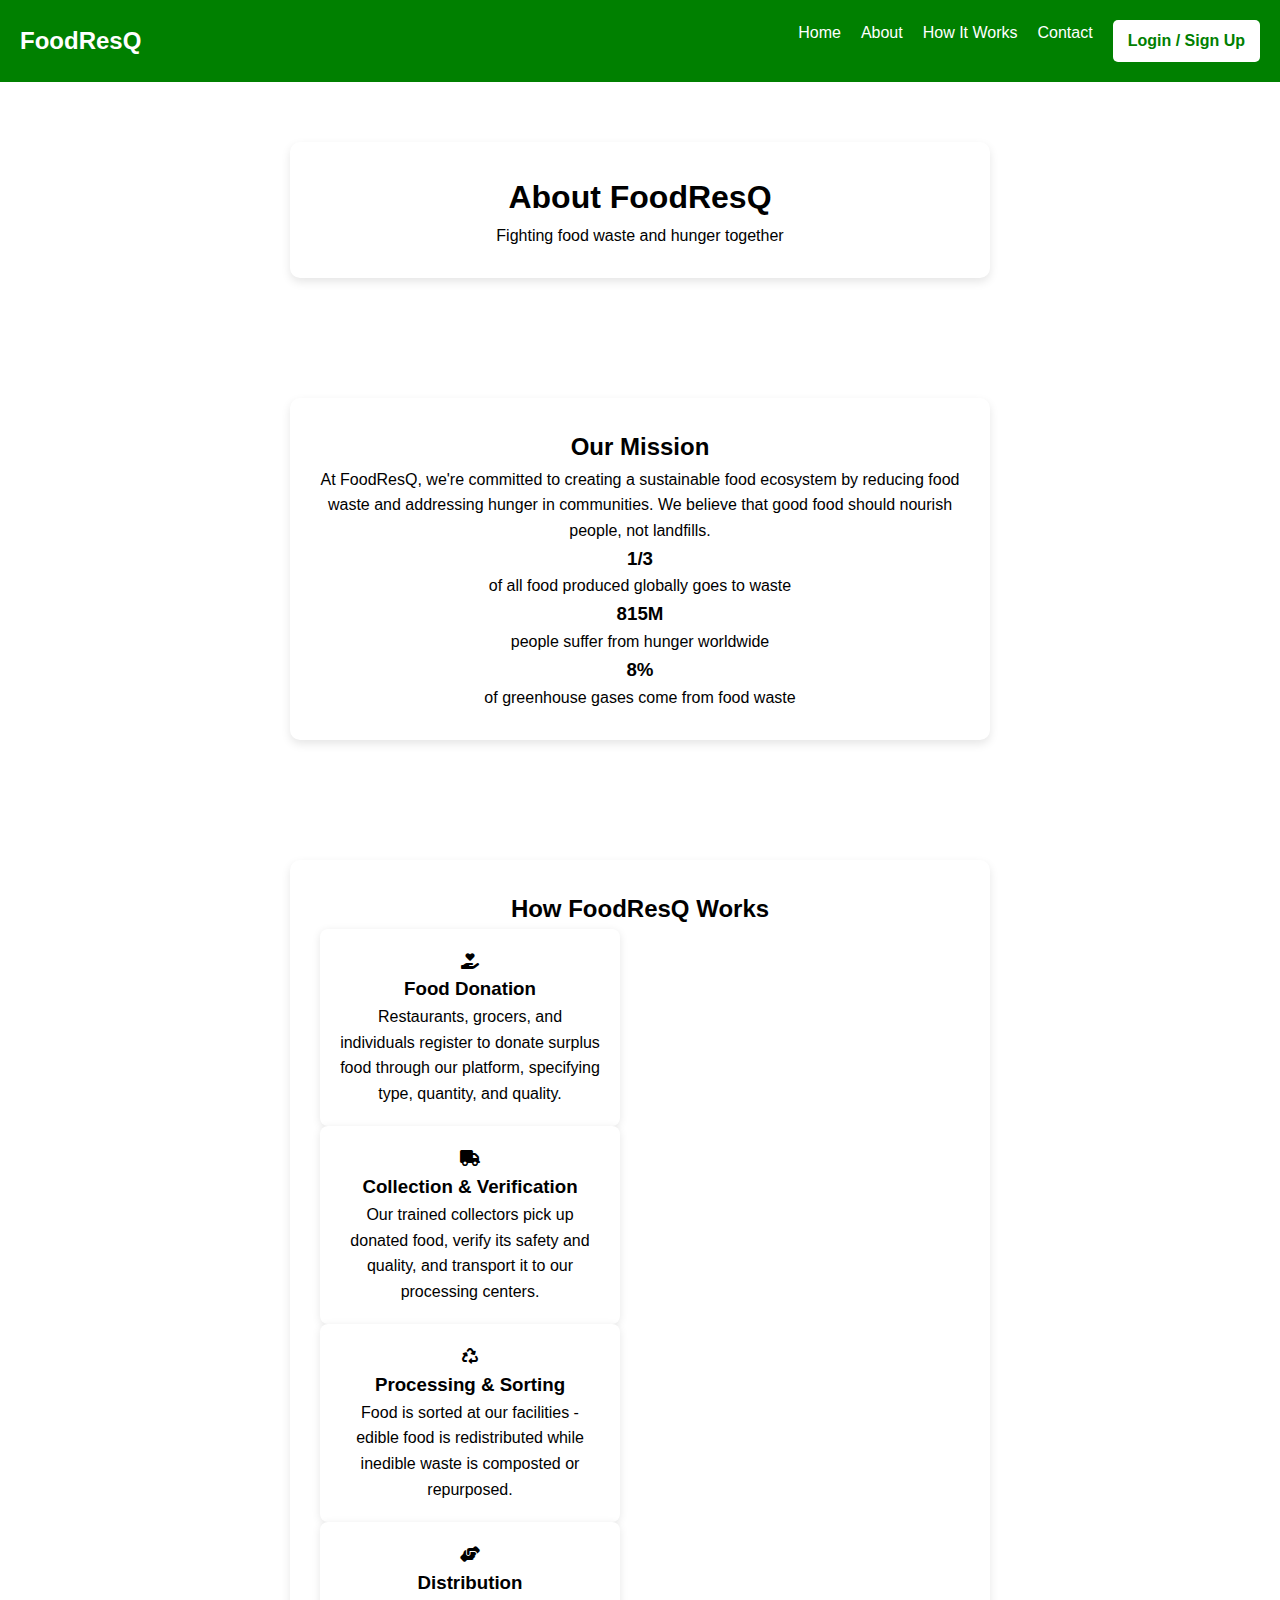
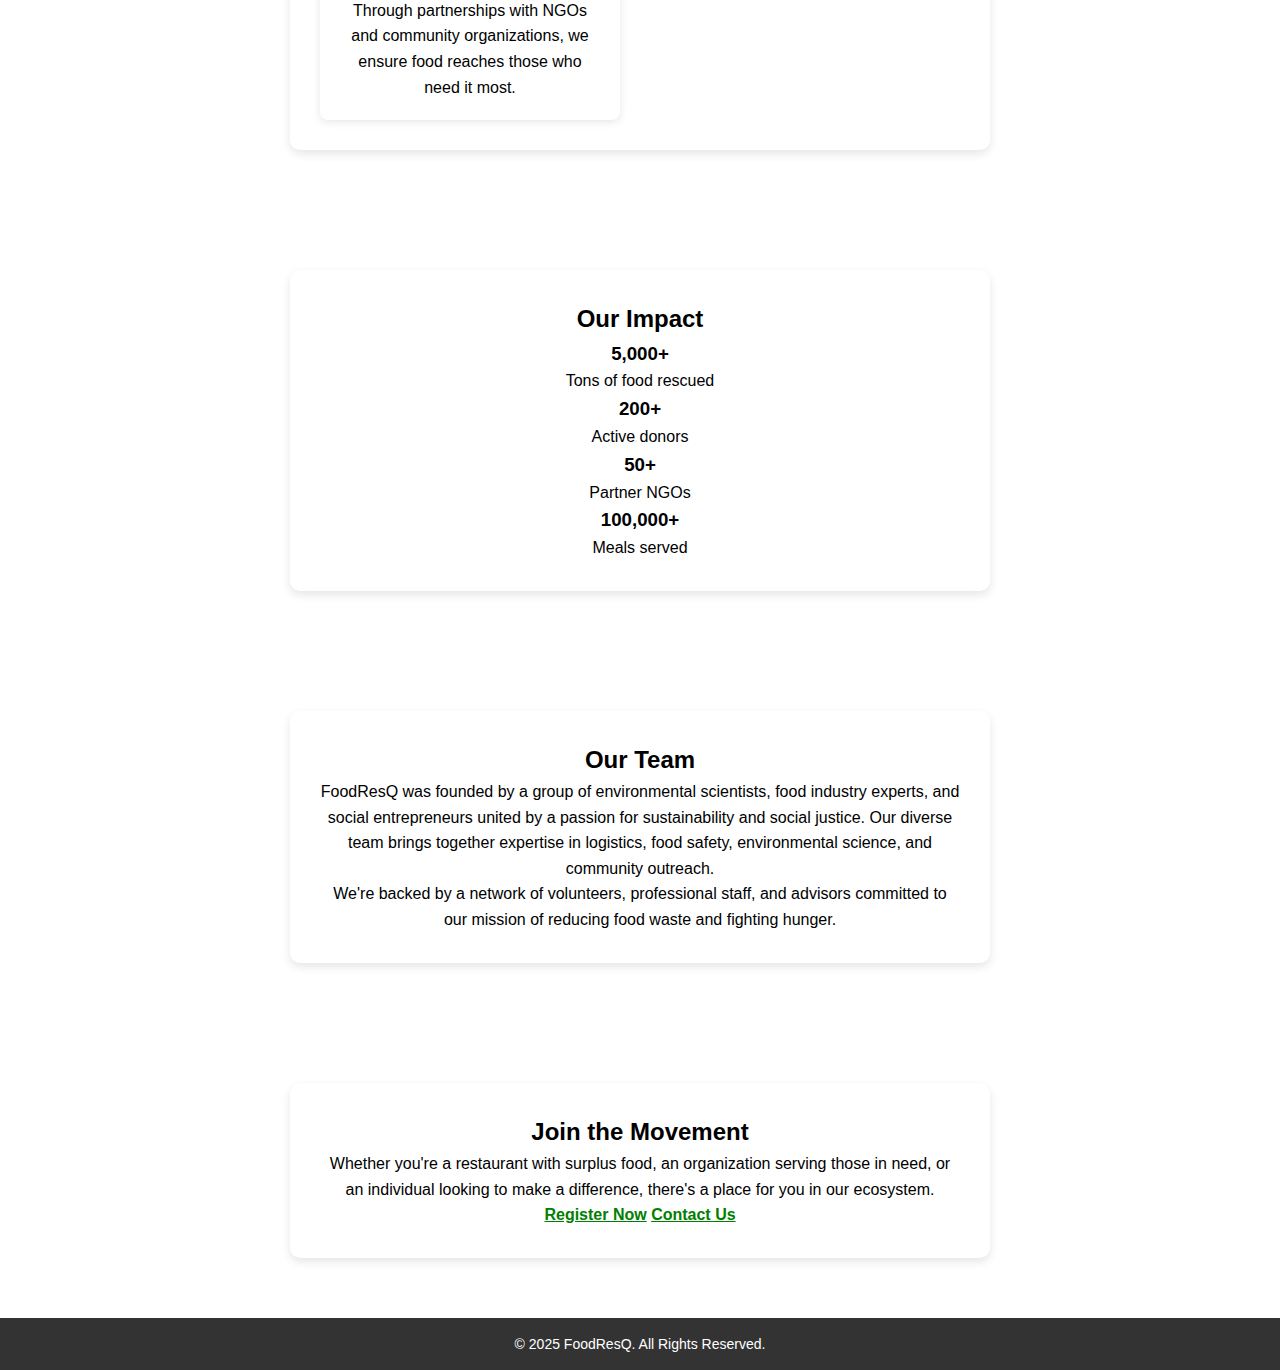
<file: about.html>
<!DOCTYPE html>
<html lang="en">

<head>
    <meta charset="UTF-8">
    <meta name="viewport" content="width=device-width, initial-scale=1.0">
    <title>About - FoodResQ</title>
    <link rel="stylesheet" href="style.css">
    <link rel="stylesheet" href="https://cdnjs.cloudflare.com/ajax/libs/font-awesome/6.4.0/css/all.min.css">
</head>

<body>
    <!-- Navigation Bar -->
    <header>
        <div class="logo">FoodResQ</div>
        <i class="fas fa-bars fa-4x" id="bar-icon"></i>
        <nav id="menu" class="hidden">
            <ul>
                <li><a class="nav_link" href="index.html">Home</a></li>
                <li><a class="nav_link" href="about.html">About</a></li>
                <li><a class="nav_link" href="#how-it-works">How It Works</a></li>
                <li><a class="nav_link" href="contact.html">Contact</a></li>
                <li>
                    <div class="acess_information">
                        <a class="nav_link btn" href="Login.html">Login</a>
                        <a class="btn" href="#">/</a>
                        <a class="nav_link btn" href="Register.html">Sign Up</a>
                    </div>
                </li>
            </ul>
        </nav>
    </header>

    <main>
        <section class="about-hero">
            <div class="container">
                <h1>About FoodResQ</h1>
                <p>Fighting food waste and hunger together</p>
            </div>
        </section>

        <section class="about-mission">
            <div class="container">
                <h2>Our Mission</h2>
                <p>At FoodResQ, we're committed to creating a sustainable food ecosystem by reducing food waste and
                    addressing hunger in communities. We believe that good food should nourish people, not landfills.
                </p>

                <div class="mission-stats">
                    <div class="stat-box">
                        <h3>1/3</h3>
                        <p>of all food produced globally goes to waste</p>
                    </div>
                    <div class="stat-box">
                        <h3>815M</h3>
                        <p>people suffer from hunger worldwide</p>
                    </div>
                    <div class="stat-box">
                        <h3>8%</h3>
                        <p>of greenhouse gases come from food waste</p>
                    </div>
                </div>
            </div>
        </section>

        <section class="about-how">
            <div class="container">
                <h2>How FoodResQ Works</h2>

                <div class="process-steps">
                    <div class="step">
                        <div class="step-icon"><i class="fas fa-hand-holding-heart"></i></div>
                        <h3>Food Donation</h3>
                        <p>Restaurants, grocers, and individuals register to donate surplus food through our platform,
                            specifying type, quantity, and quality.</p>
                    </div>

                    <div class="step">
                        <div class="step-icon"><i class="fas fa-truck"></i></div>
                        <h3>Collection & Verification</h3>
                        <p>Our trained collectors pick up donated food, verify its safety and quality, and transport it
                            to our processing centers.</p>
                    </div>

                    <div class="step">
                        <div class="step-icon"><i class="fas fa-recycle"></i></div>
                        <h3>Processing & Sorting</h3>
                        <p>Food is sorted at our facilities - edible food is redistributed while inedible waste is
                            composted or repurposed.</p>
                    </div>

                    <div class="step">
                        <div class="step-icon"><i class="fas fa-hands-helping"></i></div>
                        <h3>Distribution</h3>
                        <p>Through partnerships with NGOs and community organizations, we ensure food reaches those who
                            need it most.</p>
                    </div>
                </div>
            </div>
        </section>

        <section class="about-impact">
            <div class="container">
                <h2>Our Impact</h2>
                <div class="impact-stats">
                    <div class="impact-box">
                        <h3>5,000+</h3>
                        <p>Tons of food rescued</p>
                    </div>
                    <div class="impact-box">
                        <h3>200+</h3>
                        <p>Active donors</p>
                    </div>
                    <div class="impact-box">
                        <h3>50+</h3>
                        <p>Partner NGOs</p>
                    </div>
                    <div class="impact-box">
                        <h3>100,000+</h3>
                        <p>Meals served</p>
                    </div>
                </div>
            </div>
        </section>

        <section class="about-team">
            <div class="container">
                <h2>Our Team</h2>
                <p>FoodResQ was founded by a group of environmental scientists, food industry experts, and social
                    entrepreneurs united by a passion for sustainability and social justice. Our diverse team brings
                    together expertise in logistics, food safety, environmental science, and community outreach.</p>
                <p>We're backed by a network of volunteers, professional staff, and advisors committed to our mission of
                    reducing food waste and fighting hunger.</p>
            </div>
        </section>

        <section class="about-join">
            <div class="container">
                <h2>Join the Movement</h2>
                <p>Whether you're a restaurant with surplus food, an organization serving those in need, or an
                    individual looking to make a difference, there's a place for you in our ecosystem.</p>
                <div class="join-buttons">
                    <a href="Register.html" class="btn">Register Now</a>
                    <a href="contact.html" class="btn btn-outline">Contact Us</a>
                </div>
            </div>
        </section>
    </main>

    <!-- Footer -->
    <footer>
        <p>&copy; 2025 FoodResQ. All Rights Reserved.</p>
    </footer>

    <script src="index.js"></script>
</body>

</html>
</file>
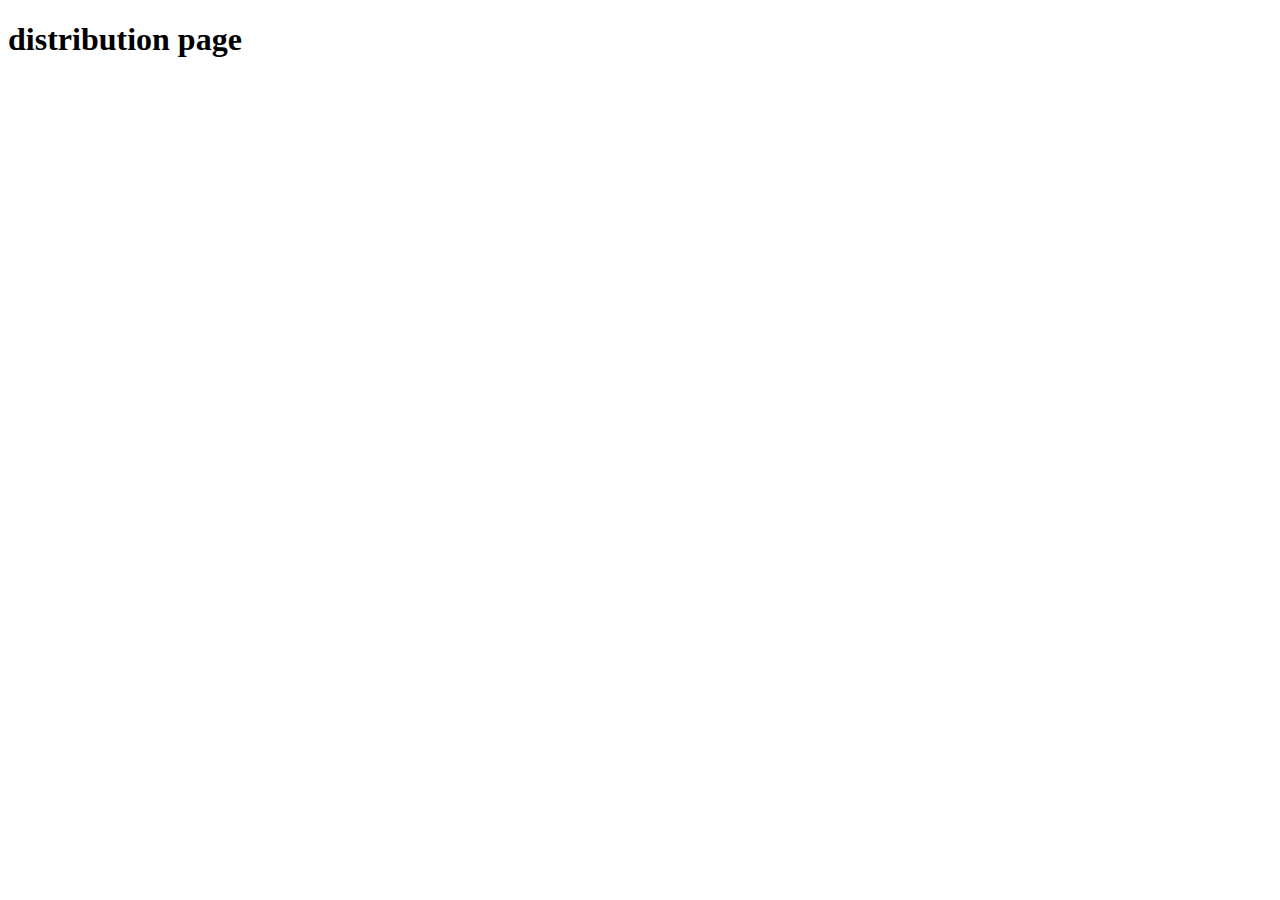
<file: distribution.html>
<!DOCTYPE html>
<html lang="en">
<head>
    <meta charset="UTF-8">
    <meta name="viewport" content="width=device-width, initial-scale=1.0">
    <title>Document</title>
</head>
<body>
    <h1>distribution page</h1>
</body>
</html>
</file>
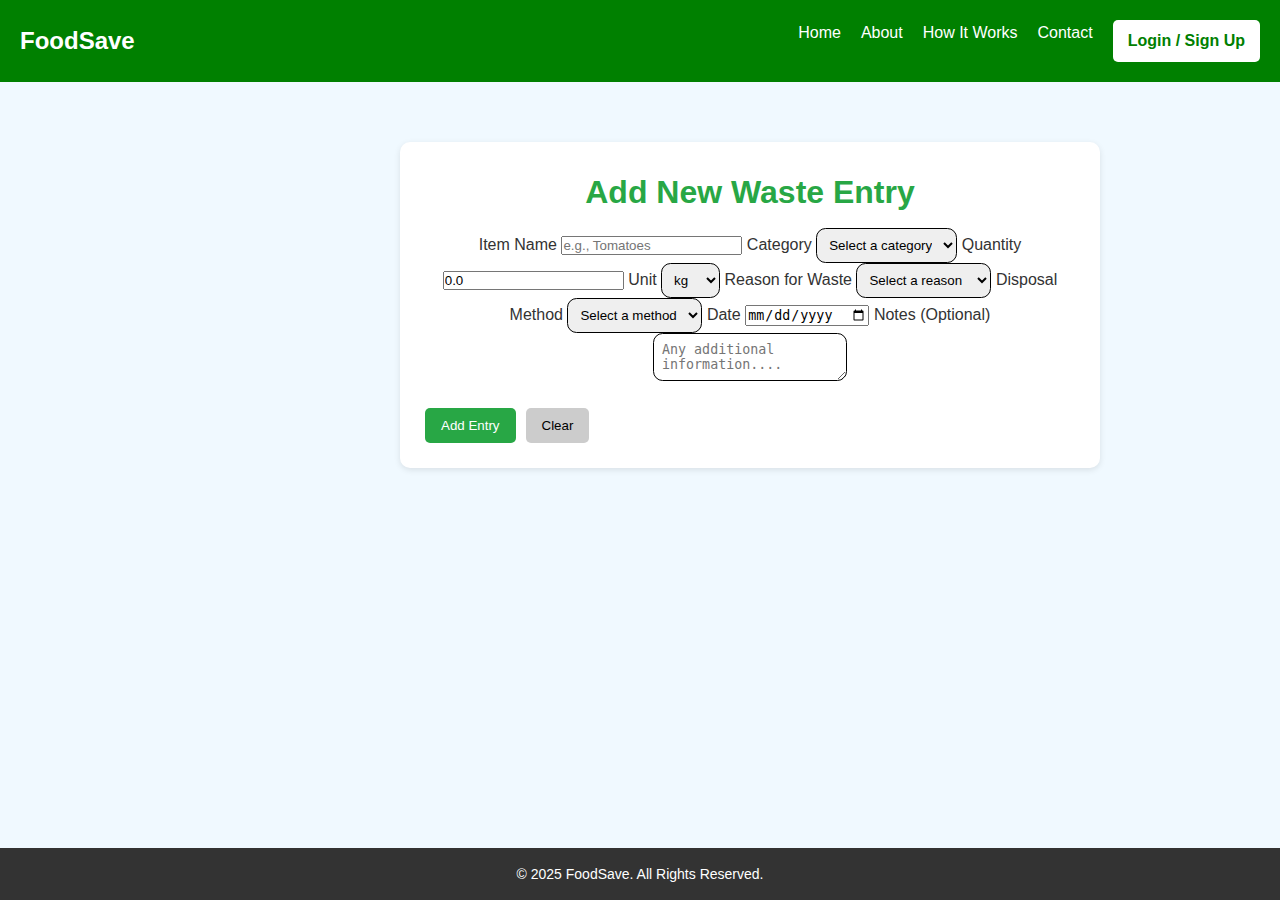
<file: donate.html>
<!DOCTYPE html>
<html lang="en">
<head>
    <meta charset="UTF-8">
    <meta name="viewport" content="width=device-width, initial-scale=1.0">
    <title>Food Waste Management System</title>
    <link rel="stylesheet" href="style.css">
</head>
<body class="donation_body">

    <!-- Navigation Bar -->
    <header>
        <div class="logo">FoodSave</div>
        <i class="fas fa-bars fa-4x" id="bar-icon"></i>
        <nav  id="menu" class="hidden">
            <ul>
                <li><a class="nav_link" href="index.html">Home</a></li>
                <li><a class="nav_link" href="about.html">About</a></li>
                <li><a class="nav_link" href="#how-it-works">How It Works</a></li>
                <li><a class="nav_link" href="#contact">Contact</a></li>
                <li>
                    <div class="acess_information">
                    <a class="nav_link btn" href="Login.html">Login</a>
                    <a class="btn" href="#">/</a>
                    <a class="nav_link btn" href="Register.html">Sign Up</a>
                </div>
                </li>
            </ul>
        </nav>
    </header>

 <main class="donation">

    <div class="container card">
        <h2 class="donation-heading">Add New Waste Entry</h2>
        <form class="wasteFrom">
            <label for="item">Item Name</label>
            <input type="text" id="item" placeholder="e.g., Tomatoes" required >

            <label for="category">Category</label>
            <select name="category" id="category">
                <option value="">Select a category</option>
                <option value="">Fruits</option>
                <option value="">Dairy</option>
                <option value="">Meat & Seafood</option>
                <option value="">Bakery</option>
                <option value="">Prepared foods</option>
                <option value="">Other</option>
            </select>


            <label for="quantity">Quantity</label>
            <input type="number" id="quantity" step="0.1" value="0.0"
            > 

            <label for="unit">Unit</label>
            <select name="unit" id="unit">
                <option value="">kg</option>
                <option value="">g</option>
                <option value="">L</option>
                <option value="">mL</option>
                <option value="">pcs</option>
            </select>

            <label for="reason">Reason for Waste</label>
            <select name="reason" id="reason">
                <option value="">Select a reason</option>
                <option value="">Expired</option>
                <option value="">Spoiled</option>
                <option value="">Over Production</option>
                <option value="">Damaged</option>
                <option value="">Other</option>
            </select>

            <label for="disposal">Disposal Method</label>
            <select name="disposal" id="disposal">
                <option value="">Select a method</option>
                <option value="">Trash</option>
                <option value="">Compost</option>
                <option value="">Donation</option>
                <option value="">Animal Feed</option>
                <option value="">Other</option>
            </select>

            <label for="date">Date</label>
            <input type="date" id="date" value="YYYY/MM/DD">

            <label for="notes">Notes (Optional)</label>
            <textarea name="notes" id="notes" placeholder="Any additional information...."></textarea>

            <div class="buttons">
                <button type="submit" class="add-btn">Add Entry</button>
                <button type="reset" class="clear-btn">Clear</button>
            </div>
        </form>
    </div>
 </main> 

    <!-- Footer -->
    <footer>
        <p>&copy; 2025 FoodSave. All Rights Reserved.</p>
    </footer>

    <script src="index.js"></script>
</body>
</html>
</file>
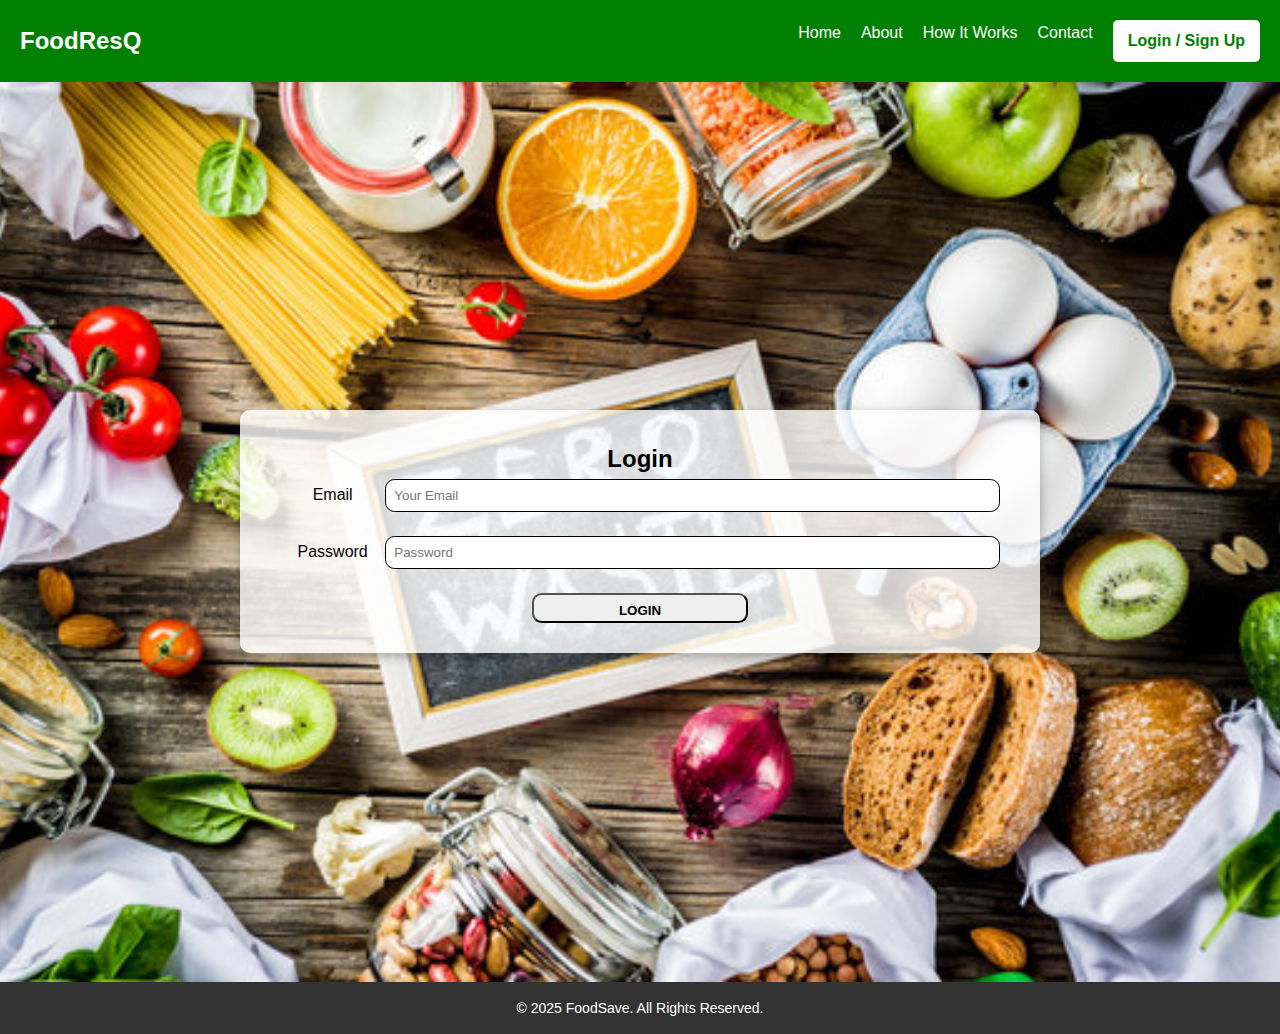
<file: Login.html>
<!DOCTYPE html>
<html lang="en">
<head>
    <meta charset="UTF-8">
    <meta name="viewport" content="width=device-width, initial-scale=1.0">
    <title>Food Waste Management System</title>
    <link rel="stylesheet" href="style.css">
</head>
<body>

    <!-- Navigation Bar -->
    <header>
        <div class="logo">FoodResQ</div>
        <i class="fas fa-bars fa-4x" id="bar-icon"></i>
        <nav  id="menu" class="hidden">
            <ul>
                <li><a class="nav_link" href="index.html">Home</a></li>
                <li><a class="nav_link" href="about.html">About</a></li>
                <li><a class="nav_link" href="#how-it-works">How It Works</a></li>
                <li><a class="nav_link" href="#contact">Contact</a></li>
                <li>
                    <div class="acess_information">
                    <a class="nav_link btn" href="Login.html">Login</a>
                    <a class="btn" href="#">/</a>
                    <a class="nav_link btn" href="Register.html">Sign Up</a>
                </div>
                </li>
            </ul>
        </nav>
    </header>

  <main class="main-container">
    <section class="User_register">
        <h2 class="section-title text-center">Login</h2>
        <div class="register">
        <form class="form" action="Login.php" method="post">

        <div class="form-control flex-center">
            <label for="email">Email</label>
            <input id="email" name="email" type="text" placeholder="Your Email" required>   
        </div>

        <div class="form-control flex-center">
            <label for="password">Password</label>
            <input id="password" name="password" type="password" placeholder="Password" required>  
        </div>

           <div class="form-control flex-center form-btn">
            <button type="submit" class="submit_btn">Login</button>
           </div>
            
        </form>
    </div>
    </section>

  </main>  

    <!-- Footer -->
    <footer>
        <p>&copy; 2025 FoodSave. All Rights Reserved.</p>
    </footer>

    <script src="index.js"></script>
</body>
</html>
</file>
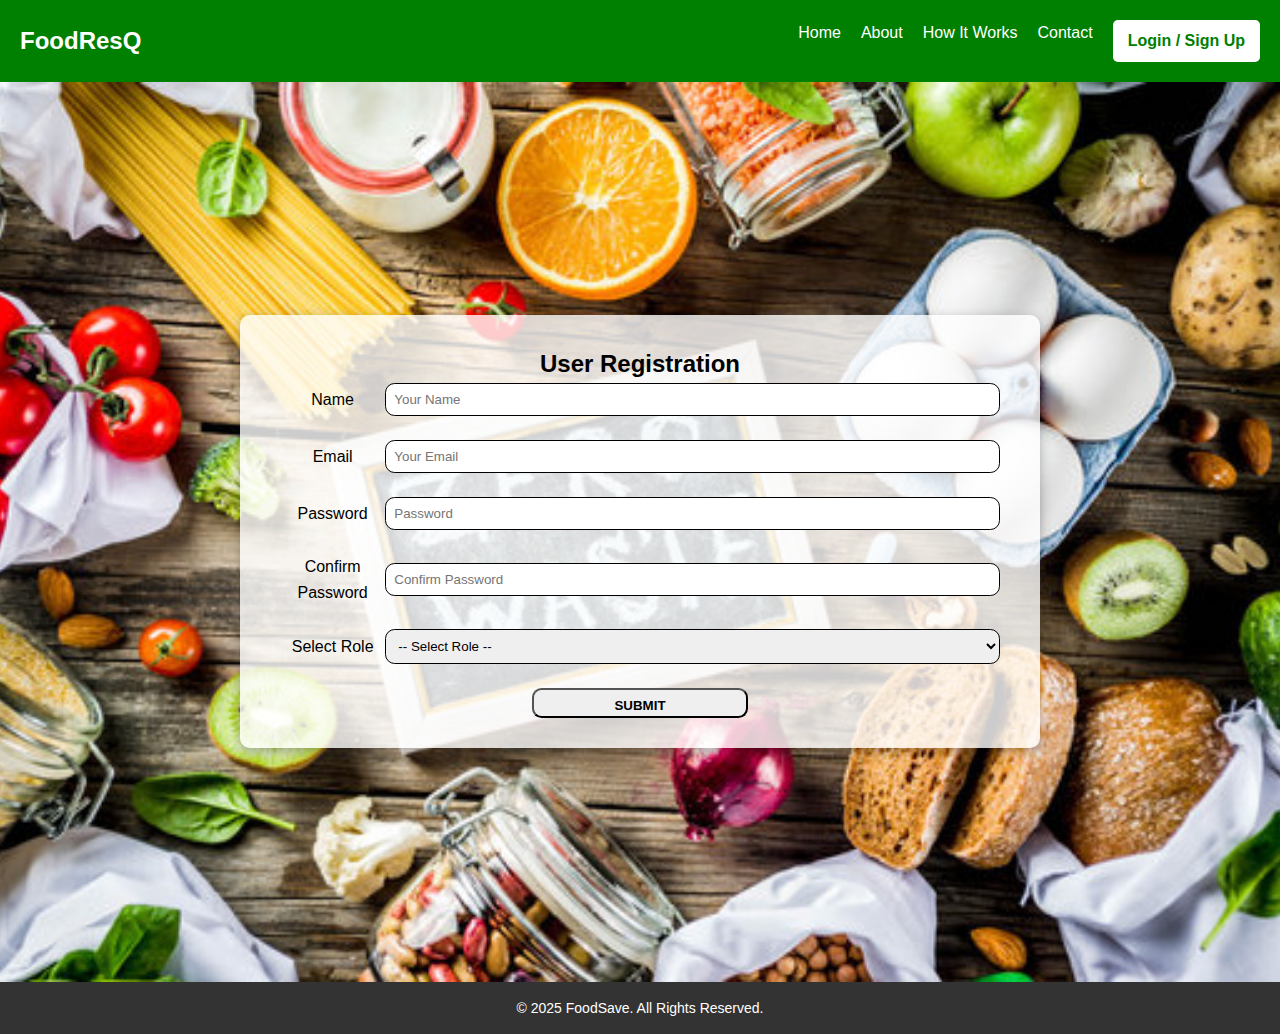
<file: Register.html>
<!DOCTYPE html>
<html lang="en">
<head>
    <meta charset="UTF-8">
    <meta name="viewport" content="width=device-width, initial-scale=1.0">
    <title>Food Waste Management System</title>
    <link rel="stylesheet" href="style.css">
</head>
<body>

    <!-- Navigation Bar -->
    <header>
        <div class="logo">FoodResQ</div>
        <i class="fas fa-bars fa-4x" id="bar-icon"></i>
        <nav  id="menu" class="hidden">
            <ul>
                <li><a class="nav_link" href="index.html">Home</a></li>
                <li><a class="nav_link" href="about.html">About</a></li>
                <li><a class="nav_link" href="#how-it-works">How It Works</a></li>
                <li><a class="nav_link" href="#contact">Contact</a></li>
                <li>
                    <div class="acess_information">
                    <a class="nav_link btn" href="Login.html">Login</a>
                    <a class="btn" href="#">/</a>
                    <a class="nav_link btn" href="contact.html">Sign Up</a>
                </div>
                </li>
            </ul>
        </nav>
    </header>

  <main class="main-container">
    <section class="User_register">
        <h2 class="section-title text-center">User Registration</h2>
        <div class="register">
        <form class="form" action="Register.php" method="post">
            <div class="form-control flex-center">
                <label for="name">Name</label>
            <input id="name" name="name" type="text" placeholder="Your Name" required>
            
        </div>

        <div class="form-control flex-center">
            <label for="email">Email</label>
            <input id="email" name="email" type="text" placeholder="Your Email" required>   
        </div>

        <div class="form-control flex-center">
            <label for="password">Password</label>
            <input id="password" name="password" type="password" placeholder="Password" required>  
        </div>

        <div class="form-control flex-center">
            <label for="confirm_password">Confirm Password</label>
            <input id="confirm_password" name="confirm_password" type="password" placeholder="Confirm Password" required>  
        </div>

        <div class="form-control flex-center">
            <label for="role">Select Role</label>
            <select name="role" id="role">
                <option value="">-- Select Role --</option>
                <option value="Donor">Donor</option>
                <option value="NGO">NGO</option>
                <option value="Collector">Collector</option>
                <option value="PlantOperator">PlantOperator</option>
            </select>
        </div>

           <div class="form-control flex-center form-btn">
            <button type="submit" class="submit_btn">Submit</button>
           </div>
            
        </form>
    </div>
    </section>

  </main>  

    <!-- Footer -->
    <footer>
        <p>&copy; 2025 FoodSave. All Rights Reserved.</p>
    </footer>

    <script src="index.js"></script>
</body>
</html>
</file>
<file: style.css>
/* Basic Reset common code */
:root{
    --primary-color:green;
    --secondary-color:darkgreen;
    --padding: 0.5rem;
    --transition:all 0.3s;
    --border-radius: 0.6rem;
    --box-shadow: 0.1rem 0.2rem 0.8rem rgba(205,202,202,0.5)
}

* {
    margin: 0;
    padding: 0;
    box-sizing: border-box;
}

body {
    font-family: 'Poppins', sans-serif;
    line-height: 1.6;
    color:black;
}

.card{
    box-shadow: var(--box-shadow);
    border-radius: var(--border-radius);
    padding: var(--padding);
    transition: var(--transition);
}

.card:hover{
    box-shadow: 0.1rem 0.2rem 0.8rem rgba(205,202,2002,1) ;
  }

.flex-center{
    display: flex;
    justify-content: center;
    align-items: center;
}

.submit_btn {
    
    padding: var(--padding);
    cursor: pointer;
    text-transform: uppercase;
    transition: var(--transition);
    font-weight: bold;
  }
  .submit_btn:hover {
    background-color: var(--secondary-color);
  }


/* Basic Reset common code end here*/

/* header, main and footer jorne exect jaiga dei  */

html, body {
    height: 100%;
    margin: 0;
  }
  
  body {
    display: grid;
    grid-template-rows: auto 1fr auto;
  }



/* Navigation */
header {
    background: green;
    color: white;
    padding: 20px;
    display: flex;
    justify-content: space-between;
    align-items: center;
}

header .logo {
    font-size: 24px;
    font-weight: bold;
}

#bar-icon{
    display: none;
}

nav ul {
    list-style: none;
    display: flex;
    gap: 20px;
}

nav ul li a {
    color: white;
    text-decoration: none;
    font-weight: 500;
}

nav ul li .acess_information{
    background: white;
    padding: 8px 15px;
    border-radius: 5px;
}

.btn{
    color:green;
    font-weight: bold;
}

.nav_link:hover{
    color:black;
    transition: all 0.4s linear;
    display: inline-block;
    transform: scale(1.3); 
}



/* Hero Section */

.hero {
    background: url('./profile\ 3.jpg') no-repeat center center/cover;

    height: 90vh;
    color:white;
    display: flex;
    flex-direction: column;
    justify-content: center;
    align-items: center;
    text-align: center;
}

.hero h1 {
    font-size: 48px;
}

.hero p {
    margin: 20px 0;
    font-size: 20px;
}

.hero .btn {
    background: #4CAF50;
    color: white;
    padding: 10px 20px;
    text-decoration: none;
    border-radius: 5px;
    font-size: 18px;
}

/* Sections */
section {
    padding: 60px 20px;
    text-align: center;
}

.about, .how-it-works, .contact {
    background: #f9f9f9;
}

.how-it-works .steps {
    display: flex;
    justify-content: center;
    gap: 20px;
    flex-wrap: wrap;
}
.work{
text-decoration: none;
color: inherit;
transition: transform 0.2s ease;
}

.work:hover{
    transform: scale(1.03);
    cursor: pointer;
    box-shadow: 0.1rem 0.2rem 0.8rem rgba(205,202,2002,1) ;
}
.step {
    background: white;
    padding: 20px;
    border-radius: 8px;
    width: 300px;
    box-shadow: 0 2px 8px rgba(0,0,0,0.1);
}

.contact form {
    max-width: 500px;
    margin: auto;
    display: flex;
    flex-direction: column;
    gap: 15px;
}

.contact input, .contact textarea {
    padding: 10px;
    border: 1px solid #ccc;
    border-radius: 5px;
}

.contact button {
    background: #4CAF50;
    color: white;
    border: none;
    padding: 10px;
    font-size: 16px;
    border-radius: 5px;
    cursor: pointer;
}

/* Register and login section start here */

.main-container{
   
    margin: 0;
    padding: 0;
    font-family: Arial, sans-serif;
    background-image: url('./image\ 4.jpg'); /* Replace with your image file */
    background-size: cover;
    background-position: center;
    height: 100vh;
    display: flex;
    justify-content: center;
    align-items: center;

}


.form{
    flex: 1;
    display: flex;
    flex-direction: column;
    gap: 1.5rem;
}
.form-control label{
    flex: 0.15;
}

.form-control input,textarea,select{
    flex: 0.85;
    padding: var(--padding);
    border: 1px solid;
    border-radius: var(--border-radius);
}

.form-control textarea{
    resize: none;
    height: 12vh;
}

.form-control button{
    border-radius: var(--border-radius);
    width: 30%;
    height: 30px;
}

.User_register{

    background-color: rgba(255, 255, 255, 0.80); 
  padding: 30px 40px;
  border-radius: 10px;
  box-shadow: 0 4px 12px rgba(0,0,0,0.3);
  text-align: center;
  
}

.User_register:hover{
    box-shadow: 0.1rem 0.2rem 0.8rem rgba(205,202,2002,1) ;
}

.register{
    width: 45rem;  
}


/* Register section end here */


/* donation info section start here */


/* Sidebar */
.sidebar {
    width: 200px;
    background-color: #34495e;
    height: 100vh;
    position: fixed;
    top: 0;
    left: 0;
    padding-top: 60px;
}

.sidebar ul {
    list-style-type: none;
    padding: 0;
}

.sidebar ul li {
    padding: 15px;
}

.sidebar ul li a {
    color: white;
    text-decoration: none;
    display: block;
}

.sidebar ul li.active, .sidebar ul li:hover {
    background-color: #2c3e50;
}

/* Main content next to sidebar */
main.donation {
    margin-left: 220px;
    padding: 20px;
}

/* Profile icon in navbar */
.profile-btn {
    display: flex;
    align-items: center;
}

.profile-icon {
    width: 30px;
    height: 30px;
    border-radius: 50%;
    margin-right: 8px;
}
.donation_body {
    background-color: #f0f9ff;
    font-family: Arial, sans-serif;
}

.donation {
    margin-top: 40px;
    margin-bottom: 40px;
   
}

.container {
    max-width: 700px;
    margin: auto;
    background-color: #ffffff;
    padding: 30px;
    border-radius: 10px;
    box-shadow: 0 4px 10px rgba(0, 0, 0, 0.1);
}

.donation-heading {
    margin-bottom: 20px;
    font-size: 24px;
    color: #333;
    text-align: center;
}

.wasteForm label {
    display: block;
    margin-top: 15px;
    font-weight: bold;
}

.wasteForm input,
.wasteForm select,
.wasteForm textarea {
    width: 100%;
    padding: 10px;
    margin-top: 5px;
    border: 1px solid #ccc;
    border-radius: 5px;
}

.wasteForm textarea {
    height: 80px;
    resize: none;
}

.buttons {
    display: flex;
    justify-content: flex-start;
    gap: 10px;
    margin-top: 20px;
}

.add-btn {
    background-color: #28a745;
    color: white;
    border: none;
    padding: 10px 16px;
    border-radius: 5px;
    cursor: pointer;
}

.clear-btn {
    background-color: #ccc;
    color: black;
    border: none;
    padding: 10px 16px;
    border-radius: 5px;
    cursor: pointer;
}

.add-btn:hover {
    background-color: #218838;
}

.clear-btn:hover {
    background-color: #b3b3b3;
}


/* donation info section end here */

/* donor dashboard start here */
/* General Body */
.dashboard_body {
    margin: 0;
    font-family: Arial, sans-serif;
    background-color: #f0f9ff;
}

/* Header */
.donor_header {
    background-color: green;
    color: white;
    padding: 17px 20px;
    display: flex;
    justify-content: space-between;
    align-items: center;
    position: fixed;
    width: 100%;
    z-index: 1000;
    top: 0;
}

.logo {
    font-size: 24px;
    font-weight: bold;
    
}

#bar-icon {
    cursor: pointer;
}

.profile-btn {
    display: flex;
    align-items: center;
}

.profile-icon {
    width: 30px;
    height: 30px;
    border-radius: 50%;
    margin-right: 8px;
} 

/* Sidebar */
.sidebar {
    width: 200px;
    background-color: green;
    height: 100vh;
    position: fixed;
    top: 70px;
    left: 0;
    padding-top: 20px;
    overflow-y: auto;
}

.sidebar ul {
    list-style-type: none;
    padding: 0;
}

.sidebar ul li {
    padding: 12px 20px;
}

.sidebar ul li a {
    color: white;
    text-decoration: none;
    display: block;
}

.sidebar ul li.active,
.sidebar ul li:hover {
    background-color: #2c3e50;
}

/* Main Content */
.main-content {
    margin-left: 220px;
    margin-top: 80px;
    padding: 20px;
}

/* Dashboard Title */
.dashboard-title h1 {
    font-size: 28px;
    margin-bottom: 5px;
    color: #2c3e50;
}

.dashboard-title p {
    color: #555;
    margin-bottom: 30px;
}

/* Cards Grid */
.cards {
    display: grid;
    grid-template-columns: repeat(auto-fit, minmax(220px, 1fr));
    gap: 20px;
}

/* Card Design */
.card {
    background-color: white;
    padding: 25px;
    border-radius: 10px;
    text-align: center;
    box-shadow: 0 2px 6px rgba(0, 0, 0, 0.1);
    color: #333;
    text-decoration: none;
    transition: transform 0.2s, box-shadow 0.2s;
}

.card:hover {
    transform: translateY(-4px);
    box-shadow: 0 4px 12px rgba(0, 0, 0, 0.15);
}

.card h2 {
    font-size: 32px;
    margin-bottom: 10px;
    color: #28a745;
}

.card p {
    font-size: 16px;
    margin-bottom: 10px;
}

.card-icon {
    font-size: 28px;
    color: #555;
}

/* donor dashboard end here */

/* my donation page start here */
/* Main Content */
.my_container {
    max-width: 900px;
    margin: 100px 0 40px 460px; /* Adjusted for fixed header and sidebar */
    background-color: #fff;
    padding: 30px;
    border-radius: 10px;
    box-shadow: 0 4px 10px rgba(0,0,0,0.1);
}

/* Heading */
.my_container h2 {
    text-align: center;
    color: #333;
}

/* Table */
.my_container table {
    width: 100%;
    border-collapse: collapse;
    margin-top: 25px;
}

.my_container th, td {
    padding: 12px;
    text-align: center;
    border-bottom: 1px solid #ddd;
}

.my_container th {
    background-color: #28a745;
    color: white;
}

.my_container tr:hover {
    background-color: #f1f1f1;
}

/* Status Colors */
.status-pending {
    color: orange;
    font-weight: bold;
}
.status-collected {
    color: blue;
    font-weight: bold;
}
.status-distributed {
    color: green;
    font-weight: bold;
}

/* my donation page end here */

/* Footer section start here */
footer {
    background: #333;
    color: white;
    text-align: center;
    padding: 15px 0;
    font-size: 14px;
}

/* Footer section end here */

/* @media screen and (max-width:600px) {
    #bar-icon{
        display: block;
        margin: 2rem 0;
        color: #f8f7f7;
        align-items: center;
        justify-content: center;
    }
    .hidden{
        display: none;
    }
} */
</file>
